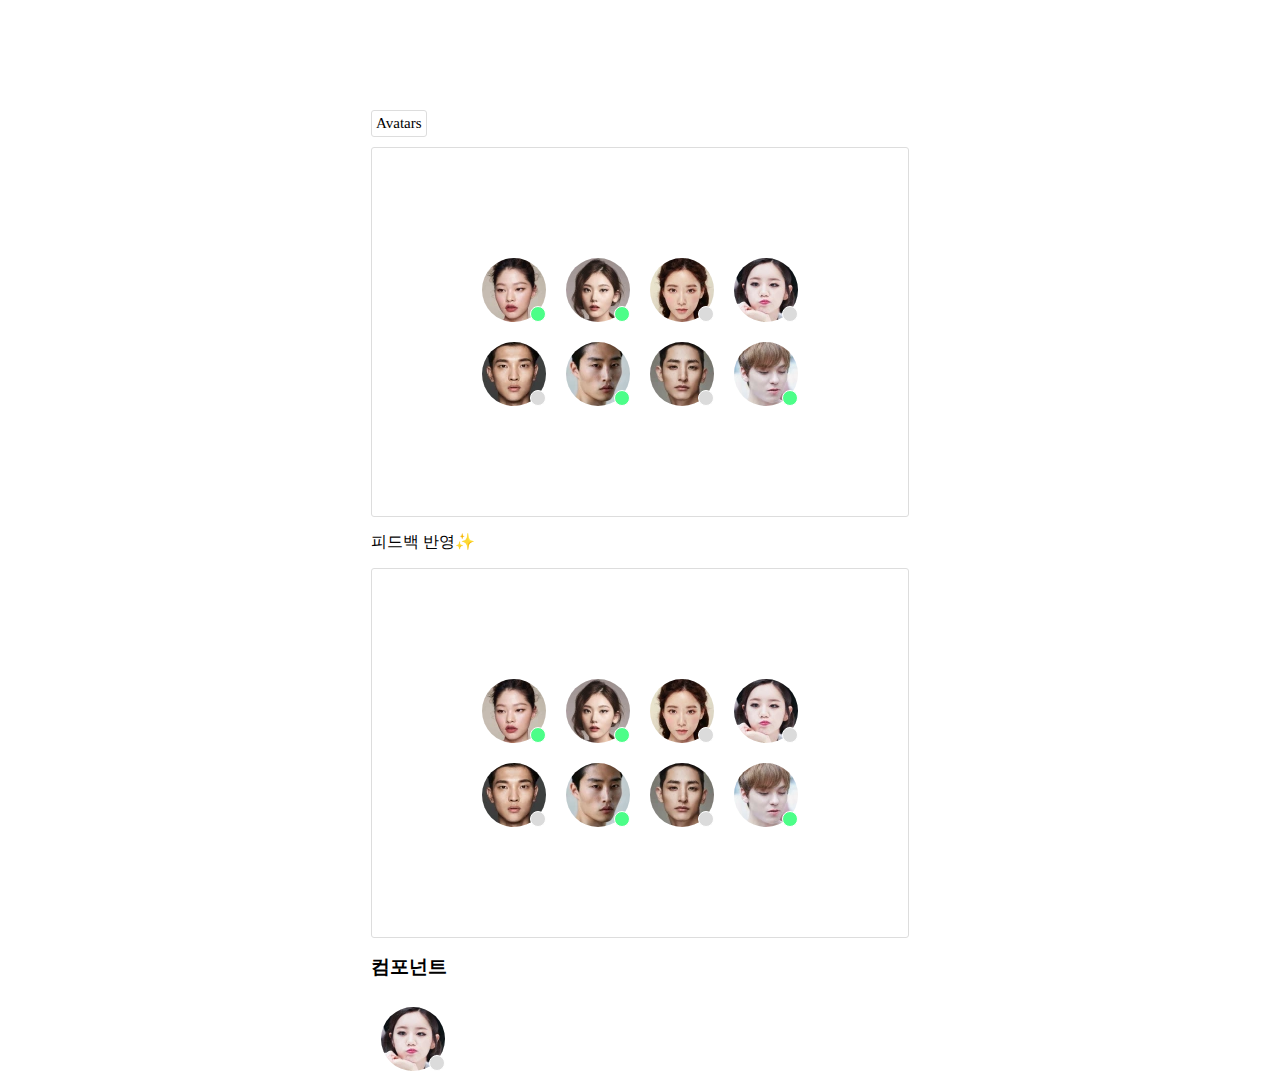
<file: avatars/avatars.html>
<!DOCTYPE html>
<html lang="ko-KR">
  <head>
    <meta charset="UTF-8" />
    <meta name="viewport" content="width=device-width, initial-scale=1.0" />
    <title>2차 과제</title>
    <link rel="stylesheet" href="./styles/avatars.css" />
  </head>
  <body>
    <div class="avatars-wrap">
      <h1 class="area-title">avatars</h1>
      <ul class="avatars-list" aria-label="아바타 목록" aria-live="polite">
        <li class="avatar-item">
          <picture>
            <source srcset="../assets/images/avatars_01.webp 1x, ../assets/images/avatars_01_2x.webp 2x" />
            <img src="../assets/images/png/avatars_01.png" alt="avatar 1" />
          </picture>
          <span class="avatar-state" aria-label="아바타 상태">오프라인</span>
        </li>
        <li class="avatar-item">
          <picture>
            <source srcset="../assets/images/avatars_02.webp 1x, ../assets/images/avatars_02_2x.webp 2x" />
            <img src="../assets/images/png/avatars_02.png" alt="avatar 2" />
          </picture>
          <span class="avatar-state online">온라인</span>
        </li>
        <li class="avatar-item">
          <picture>
            <source srcset="../assets/images/avatars_03.webp 1x, ../assets/images/avatars_03_2x.webp 2x" />
            <img src="../assets/images/png/avatars_03.png" alt="avatar 3" />
          </picture>
          <span class="avatar-state" aria-label="아바타 상태">오프라인</span>
        </li>
        <li class="avatar-item">
          <picture>
            <source srcset="../assets/images/avatars_04.webp 1x, ../assets/images/avatars_04_2x.webp 2x" />
            <img src="../assets/images/png/avatars_04.png" alt="avatar 4" />
          </picture>
          <span class="avatar-state online">온라인</span>
        </li>
        <li class="avatar-item">
          <picture>
            <source srcset="../assets/images/avatars_05.webp 1x, ../assets/images/avatars_05_2x.webp 2x" />
            <img src="../assets/images/png/avatars_05.png" alt="avatar 5" />
          </picture>
          <span class="avatar-state online">온라인</span>
        </li>
        <li class="avatar-item">
          <picture>
            <source srcset="../assets/images/avatars_06.webp 1x, ../assets/images/avatars_06_2x.webp 2x" />
            <img src="../assets/images/png/avatars_06.png" alt="avatar 6" />
          </picture>
          <span class="avatar-state online">온라인</span>
        </li>
        <li class="avatar-item">
          <picture>
            <source srcset="../assets/images/avatars_07.webp 1x, ../assets/images/avatars_07_2x.webp 2x" />
            <img src="../assets/images/png/avatars_07.png" alt="avatar 7" />
          </picture>
          <span class="avatar-state" aria-label="아바타 상태">오프라인</span>
        </li>
        <li class="avatar-item">
          <picture>
            <source srcset="../assets/images/avatars_08.webp 1x, ../assets/images/avatars_08_2x.webp 2x" />
            <img src="../assets/images/png/avatars_08.png" alt="avatar 8" />
          </picture>
          <span class="avatar-state" aria-label="아바타 상태">오프라인</span>
        </li>
      </ul>

      <p>피드백 반영✨</p>
      <h2 class="sr-only">아바타 목록</h2>
      <ul class="avatars-list feedback" aria-live="polite">
        <li>
          <figure class="avatar-item">
            <picture>
              <source srcset="../assets/images/avatars_01.webp 1x, ../assets/images/avatars_01_2x.webp 2x" />
              <img src="../assets/images/png/avatars_01.png" width="64" height="64" alt="홍길동" />
              <figcaption class="avatar-state">오프라인 상태</figcaption>
            </picture>
          </figure>
        </li>
        <li>
          <figure class="avatar-item">
            <picture>
              <source srcset="../assets/images/avatars_02.webp 1x, ../assets/images/avatars_02_2x.webp 2x" />
              <img src="../assets/images/png/avatars_02.png" width="64" height="64" alt="박보검" />
            </picture>
            <figcaption class="avatar-state online">온라인 상태</figcaption>
          </figure>
        </li>
        <li>
          <figure class="avatar-item">
            <picture>
              <source srcset="../assets/images/avatars_03.webp 1x, ../assets/images/avatars_03_2x.webp 2x" />
              <img src="../assets/images/png/avatars_03.png" width="64" height="64" alt="임꺽정" />
            </picture>
            <figcaption class="avatar-state">오프라인 상태</figcaption>
          </figure>
        </li>
        <li>
          <figure class="avatar-item">
            <picture>
              <source srcset="../assets/images/avatars_04.webp 1x, ../assets/images/avatars_04_2x.webp 2x" />
              <img src="../assets/images/png/avatars_04.png" width="64" height="64" alt="김세분" />
            </picture>
            <figcaption class="avatar-state online">온라인 상태</figcaption>
          </figure>
        </li>
        <li>
          <figure class="avatar-item">
            <picture>
              <source srcset="../assets/images/avatars_05.webp 1x, ../assets/images/avatars_05_2x.webp 2x" />
              <img src="../assets/images/png/avatars_05.png" width="64" height="64" alt="김바타" />
            </picture>
            <figcaption class="avatar-state online">온라인 상태</figcaption>
          </figure>
        </li>
        <li>
          <figure class="avatar-item">
            <picture>
              <source srcset="../assets/images/avatars_06.webp 1x, ../assets/images/avatars_06_2x.webp 2x" />
              <img src="../assets/images/png/avatars_06.png" width="64" height="64" alt="최바타" />
            </picture>
            <figcaption class="avatar-state online">온라인 상태</figcaption>
          </figure>
        </li>
        <li>
          <figure class="avatar-item">
            <picture>
              <source srcset="../assets/images/avatars_07.webp 1x, ../assets/images/avatars_07_2x.webp 2x" />
              <img src="../assets/images/png/avatars_07.png" width="64" height="64" alt="허바타" />
            </picture>
            <figcaption class="avatar-state">오프라인 상태</figcaption>
          </figure>
        </li>
        <li>
          <figure class="avatar-item">
            <picture>
              <source srcset="../assets/images/avatars_08.webp 1x, ../assets/images/avatars_08_2x.webp 2x" />
              <img src="../assets/images/png/avatars_08.png" alt="이바타" />
            </picture>
            <figcaption class="avatar-state">오프라인 상태</figcaption>
          </figure>
        </li>
      </ul>

      <h3>컴포넌트</h3>
      <figure class="avatar-item">
        <picture>
          <source srcset="../assets/images/avatars_08.webp 1x, ../assets/images/avatars_08_2x.webp 2x" />
          <img src="../assets/images/png/avatars_08.png" alt="이바타" />
        </picture>
        <figcaption class="avatar-state">오프라인 상태</figcaption>
      </figure>
    </div>
  </body>
</html>
</file>
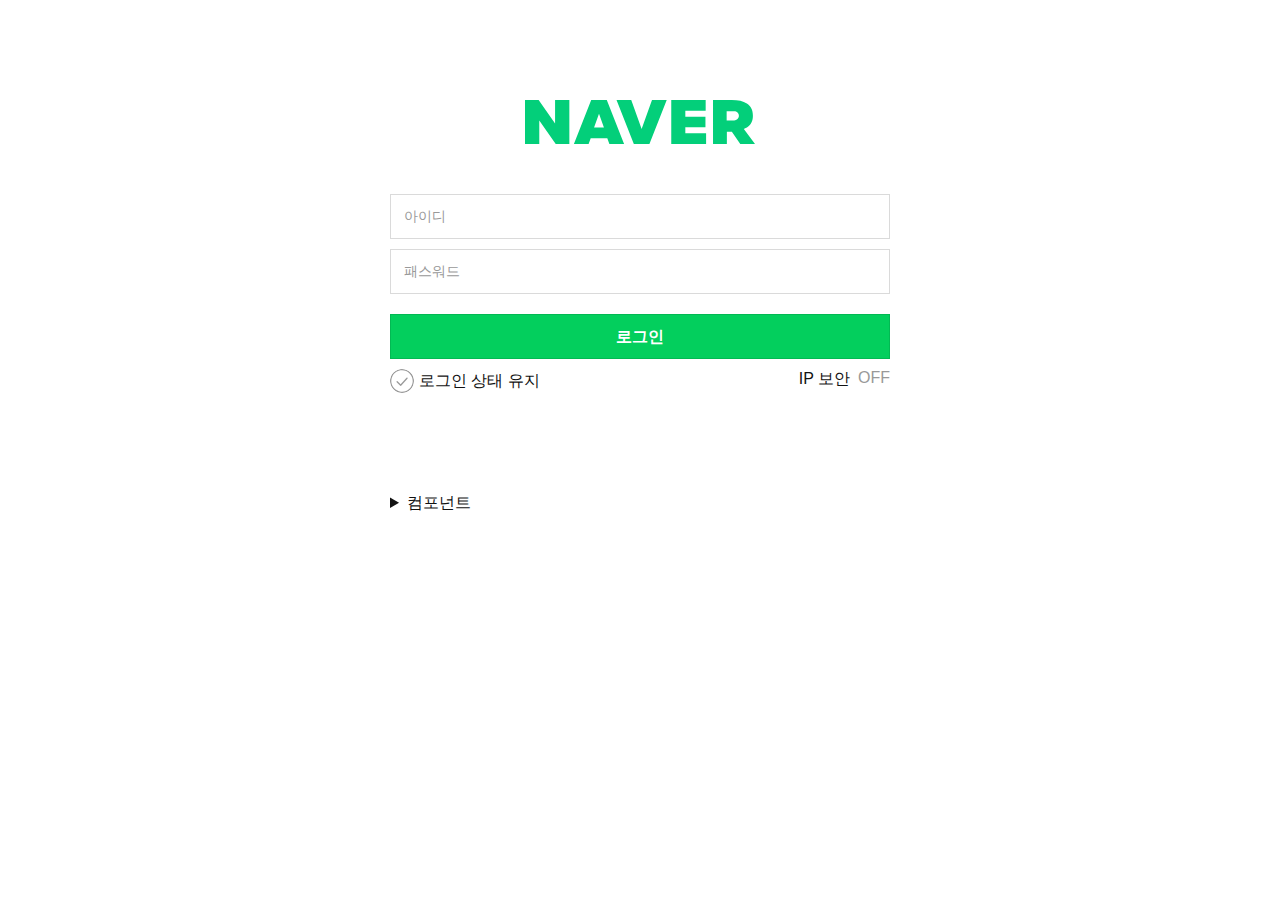
<file: login/login.html>
<!DOCTYPE html>
<html lang="ko-KR">
  <head>
    <meta charset="UTF-8" />
    <meta name="viewport" content="width=device-width, initial-scale=1.0" />
    <title>3차 과제</title>
    <link rel="stylesheet" href="./styles/login.css" />
  </head>
  <body>
    <section class="login">
      <h1 class="logo">
        <a href="#"><span class="sr-only">NAVER</span></a>
      </h1>

      <form action="" method="post">
        <label for="" class="input-label">
          <input type="email" class="input-block" placeholder="아이디" name="userId" aria-invalid="true" aria-required="true" required />
          <strong class="invalid-txt" aria-live="polite">아이디는 이메일을 입력해 주세요</strong>
        </label>
        <label for="" class="input-label">
          <input type="password" class="input-block" placeholder="패스워드" name="userPw" minlength="10" aria-invalid="true" aria-required="true" required />
          <strong class="invalid-txt" aria-live="polite">비밀번호는 10자리 이상 입력해 주세요</strong>
        </label>
        <div class="btn-wrap">
          <button type="submit" class="btn primary">로그인</button>
        </div>
        <div class="form-option">
          <label for="keepLogin" class="input-check-label">
            <input type="checkbox" id="keepLogin" name="keepLogin" />
            <span>로그인 상태 유지</span>
          </label>
          <a href="./pages/ip_security.html" class="txt-link mobile-hidden" target="_blank" aria-haspopup="true">IP 보안</a>
          <label for="" class="input-switch mobile-hidden">
            <input type="checkbox" class="input-switch__button" name="ipSecurity" />
            <strong class="input-switch__txt on">ON</strong>
            <span class="input-switch__txt off">OFF</span>
          </label>
        </div>
      </form>
    </section>
    <details class="component">
      <summary>컴포넌트</summary>
      <div class="component-details">
        <input type="checkbox" />
        <strong class="component__title">로고</strong>
        <span class="component__desc">링크가 있는 로고</span>
        <span class="logo">
          <a href="#"><span class="sr-only">NAVER</span></a>
        </span>
        <span class="component__desc">링크가 없는 로고</span>
        <span class="logo">
          <span class="sr-only">NAVER</span>
        </span>

        <strong class="component__title">텍스트 필드</strong>
        <label for="" class="input-label">
          <input type="email" class="input-block" placeholder="아이디" name="userId" aria-invalid="true" aria-required="true" required />
          <strong class="invalid-txt" aria-live="polite">아이디는 이메일을 입력해 주세요</strong>
        </label>

        <strong class="component__title">버튼</strong>
        <button type="submit" class="btn primary">로그인</button>

        <strong class="component__title">체크박스</strong>
        <label for="valueId" class="input-check-label">
          <input type="checkbox" id="valueId" name="valueName" />
          <span>로그인 상태 유지</span>
        </label>

        <strong class="component__title">스위치</strong>
        <label for="" class="input-switch">
          <input type="checkbox" class="input-switch__button" name="ipSecurity" />
          <strong class="input-switch__txt on">ON</strong>
          <span class="input-switch__txt off">OFF</span>
        </label>
      </div>
    </details>
  </body>
</html>
</file>
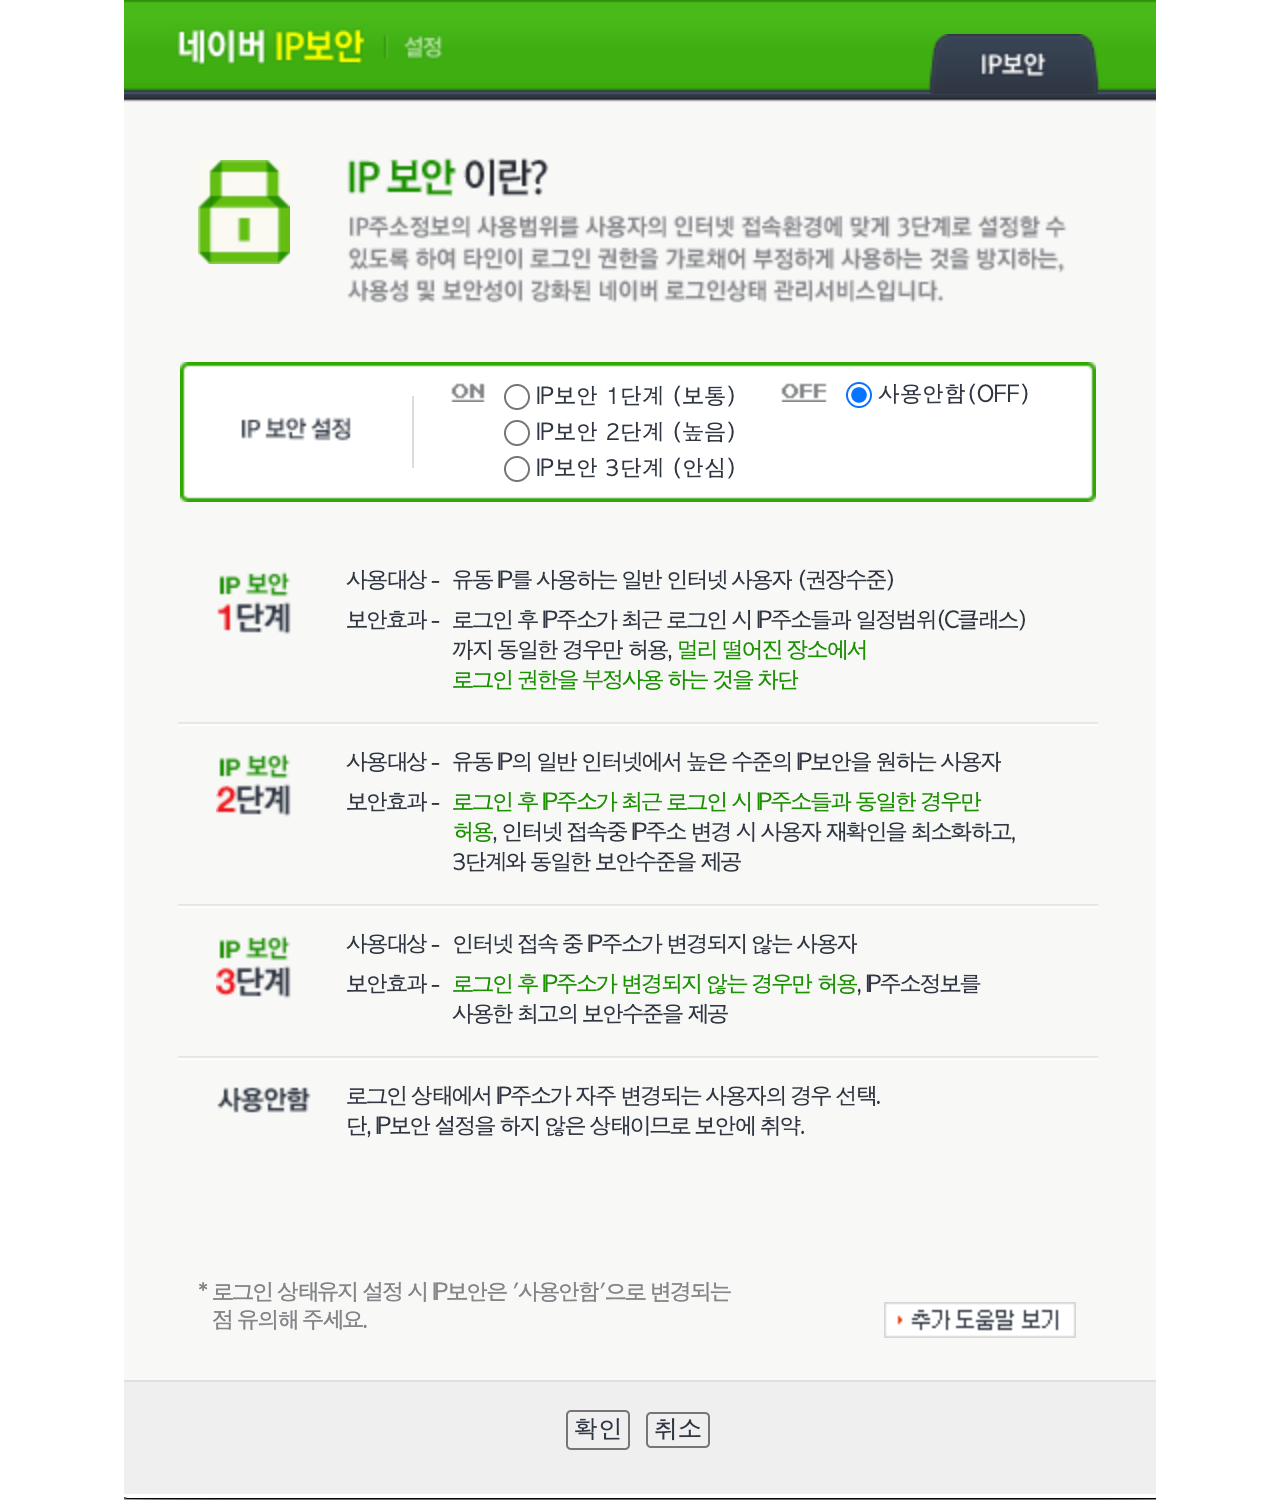
<file: login/pages/ip_security.html>
<!DOCTYPE html>
<html lang="ko">

  <head>
    <meta charset="UTF-8" />
    <meta name="viewport" content="width=device-width, initial-scale=1.0" />
    <title>네이버 IP 보안 로그인</title>
    <style>
      body {
        margin: 0;
      }

      div {
        display: flex;
        justify-content: center;
      }

      img {
        max-width: 100%;
        height: auto;
        margin: 0 auto;
      }
    </style>
  </head>

  <body>
    <div>
      <img src="ip-security.png" alt="IP 보안 이란?..." />
    </div>
  </body>

</html>
</file>
<file: login/styles/login.css>
@import url(http://spoqa.github.io/spoqa-han-sans/css/SpoqaHanSansNeo.css);

:root {
  --content-size: 33.75rem;
  --content-gap: 1.25rem;
  --gray10: #dadada;
  --gray20: #999;
  --gray30: #e9f0fd;
  --black: #121212;
  --red: #ff1414;
  --navy: #24388d;
  --white: #fff;
  --primary-color: #03cf5d;
  --base-text-color: var(--black);
  --warning-text-color: var(--red);
  --text-color: var(--gray20);
  --border-color: var(--gray10);
  --focus-border-color: var(--navy);
  --focus-bg-color: var(--gray30);
  --pramary-button-color: var(--primary-color);
  --margin-sm: 0.625rem;
  --margin-md: 1.25rem;
  --logo: url('data:image/svg+xml,<svg width="230" height="44" viewBox="0 0 230 44" fill="none" xmlns="http://www.w3.org/2000/svg"><path d="M30.0764 23.5394L13.6301 0H0V43.9824H14.279V20.443L30.7252 43.9824H44.3554V0H30.0764V23.5394Z" fill="%2303cf7a" /><path d="M66.2086 0L48.8973 43.9824H63.6132L65.701 38.1767H82.2929L84.3851 44H99.0967L81.7853 0.0175967L66.2086 0ZM69.0644 27.5946L73.9992 13.8545L78.9295 27.5946H69.0644Z" fill="%2303cf7a" /><path d="M116.624 28.9184L106.234 0H91.5224L108.834 43.9824H124.41L141.722 0H127.006L116.624 28.9184Z" fill="%2303cf7a" /><path d="M160.326 27.2735H180.449V16.7089H160.326V10.7801H180.666V0H146.264V43.9824H181.098V33.2023H160.326V27.2735Z" fill="%2303cf7a" /><path d="M218.842 28.8921L220.166 28.3335C225.295 26.1959 227.903 21.5646 227.903 15.6885C227.903 10.1335 225.869 6.0124 221.861 3.47461C218.131 1.10396 213.298 0 206.642 0H188.024V43.9824H201.87V31.6937H206.849L215.284 43.9824H230L218.842 28.8921ZM209.228 20.4826H201.654V11.2111H209.228C210.462 11.2111 211.645 11.6995 212.518 12.5689C213.39 13.4383 213.88 14.6174 213.88 15.8469C213.88 17.0763 213.39 18.2555 212.518 19.1248C211.645 19.9942 210.462 20.4826 209.228 20.4826V20.4826Z" fill="%2303cf7a" /></svg>');
  --checked: url('data:image/svg+xml,<svg width="24" height="24" viewBox="0 0 24 24" fill="none" xmlns="http://www.w3.org/2000/svg"><path d="M23.9229 12.0021C23.9229 14.3609 23.2234 16.6666 21.9128 18.6277C20.6023 20.5889 18.7396 22.1173 16.5604 23.0198C14.3811 23.9222 11.9832 24.1581 9.66984 23.6977C7.3565 23.2372 5.23168 22.101 3.56411 20.4329C1.89654 18.7647 0.761138 16.6395 0.301494 14.326C-0.15815 12.0125 0.0786163 9.6146 0.981848 7.43567C1.88508 5.25674 3.4142 3.39461 5.37582 2.08479C7.33744 0.774969 9.64343 0.0763014 12.0022 0.0771492C13.568 0.0771491 15.1184 0.385629 16.565 0.984968C18.0116 1.58431 19.3259 2.46276 20.4329 3.57016C21.5399 4.67755 22.4179 5.99218 23.0167 7.43896C23.6155 8.88575 23.9234 10.4363 23.9229 12.0021Z" fill="%2303CF5D"/><path d="M23.8328 12.0021C23.8328 18.5862 18.5947 23.9228 12.1393 23.9228C5.68381 23.9228 0.428589 18.5862 0.428589 12.0021C0.428589 5.4181 5.67953 0.0771484 12.1393 0.0771484C18.599 0.0771484 23.8328 5.41382 23.8328 12.0021Z" fill="%2303CF5D"/><path d="M12.0021 24.0043C9.62835 24.0043 7.30786 23.3004 5.33411 21.9816C3.36037 20.6628 1.82203 18.7883 0.913614 16.5952C0.00520043 14.4021 -0.232482 11.9888 0.230623 9.66065C0.693728 7.33246 1.83682 5.19388 3.51535 3.51535C5.19388 1.83682 7.33246 0.693728 9.66065 0.230623C11.9888 -0.232482 14.4021 0.00520043 16.5952 0.913614C18.7883 1.82203 20.6628 3.36037 21.9816 5.33411C23.3004 7.30786 24.0043 9.62835 24.0043 12.0021C24.0043 15.1853 22.7398 18.2381 20.4889 20.4889C18.2381 22.7398 15.1853 24.0043 12.0021 24.0043ZM12.0021 1.28595C9.88268 1.28595 7.81082 1.91444 6.04855 3.09195C4.28628 4.26946 2.91275 5.94311 2.10167 7.90124C1.29059 9.85937 1.07837 12.014 1.49186 14.0928C1.90534 16.1715 2.92596 18.081 4.42465 19.5796C5.92334 21.0783 7.83278 22.0989 9.91152 22.5124C11.9903 22.9259 14.1449 22.7137 16.1031 21.9026C18.0612 21.0915 19.7348 19.718 20.9123 17.9557C22.0898 16.1935 22.7183 14.1216 22.7183 12.0021C22.7183 9.16004 21.5893 6.43433 19.5796 4.42465C17.57 2.41497 14.8443 1.28595 12.0021 1.28595Z" fill="%2303CF5D"/><path d="M10.6648 16.9059C10.4932 16.905 10.3287 16.8374 10.2061 16.7173L6.66976 13.1809C6.61009 13.121 6.56281 13.0499 6.53063 12.9716C6.49844 12.8934 6.48198 12.8096 6.48218 12.725C6.48238 12.6405 6.49924 12.5568 6.53179 12.4787C6.56434 12.4006 6.61195 12.3297 6.6719 12.2701C6.73185 12.2104 6.80296 12.1631 6.88119 12.1309C6.95941 12.0987 7.0432 12.0823 7.12778 12.0825C7.21237 12.0827 7.29608 12.0995 7.37415 12.1321C7.45222 12.1646 7.52311 12.2122 7.58278 12.2722L10.639 15.3285L16.5072 8.81301C16.5619 8.74483 16.63 8.68853 16.7072 8.64753C16.7843 8.60653 16.8691 8.58171 16.9562 8.57457C17.0433 8.56743 17.131 8.57812 17.2138 8.60601C17.2967 8.63389 17.373 8.67837 17.438 8.73673C17.5031 8.79509 17.5556 8.8661 17.5923 8.94543C17.629 9.02476 17.6491 9.11074 17.6515 9.19812C17.6538 9.28549 17.6383 9.37243 17.6059 9.45362C17.5736 9.5348 17.525 9.60853 17.4631 9.6703L11.1448 16.6916C11.0865 16.7572 11.0154 16.8101 10.9357 16.8469C10.856 16.8838 10.7697 16.9039 10.6819 16.9059H10.6648Z" fill="white"/></svg>');
  --unchecked: url('data:image/svg+xml,<svg width="24" height="24" viewBox="0 0 24 24" fill="none" xmlns="http://www.w3.org/2000/svg"><path d="M11.9764 23.4985C18.3541 23.4985 23.5242 18.3284 23.5242 11.9507C23.5242 5.57305 18.3541 0.402931 11.9764 0.402931C5.59877 0.402931 0.42865 5.57305 0.42865 11.9507C0.42865 18.3284 5.59877 23.4985 11.9764 23.4985Z" fill="white"/><path d="M12.0021 24.0043C9.62833 24.0043 7.30784 23.3004 5.3341 21.9815C3.36036 20.6627 1.82201 18.7883 0.913599 16.5952C0.00518517 14.402 -0.232497 11.9888 0.230608 9.66063C0.693713 7.33244 1.83681 5.19387 3.51534 3.51534C5.19387 1.83681 7.33244 0.693713 9.66063 0.230608C11.9888 -0.232497 14.402 0.00518517 16.5952 0.913599C18.7883 1.82201 20.6627 3.36036 21.9815 5.3341C23.3004 7.30784 24.0043 9.62833 24.0043 12.0021C24.0043 15.1853 22.7398 18.2381 20.4889 20.4889C18.2381 22.7398 15.1853 24.0043 12.0021 24.0043ZM12.0021 1.28593C9.88267 1.28593 7.8108 1.91443 6.04853 3.09194C4.28626 4.26945 2.91274 5.94309 2.10166 7.90122C1.29057 9.85935 1.07836 12.014 1.49184 14.0928C1.90533 16.1715 2.92595 18.0809 4.42464 19.5796C5.92332 21.0783 7.83277 22.0989 9.91151 22.5124C11.9902 22.9259 14.1449 22.7137 16.103 21.9026C18.0612 21.0915 19.7348 19.718 20.9123 17.9557C22.0898 16.1935 22.7183 14.1216 22.7183 12.0021C22.7183 9.16002 21.5893 6.43431 19.5796 4.42464C17.57 2.41496 14.8442 1.28593 12.0021 1.28593Z" fill="%23999999"/><path d="M10.6647 16.9059C10.4932 16.905 10.3286 16.8374 10.2061 16.7173L6.66974 13.1809C6.61007 13.121 6.5628 13.0499 6.53061 12.9716C6.49843 12.8934 6.48197 12.8096 6.48216 12.725C6.48236 12.6405 6.49922 12.5568 6.53177 12.4787C6.56432 12.4006 6.61193 12.3297 6.67188 12.2701C6.73183 12.2104 6.80295 12.1631 6.88117 12.1309C6.95939 12.0987 7.04318 12.0823 7.12777 12.0825C7.21235 12.0827 7.29606 12.0995 7.37413 12.1321C7.4522 12.1646 7.52309 12.2122 7.58276 12.2722L10.639 15.3285L16.5072 8.81301C16.5619 8.74483 16.6299 8.68853 16.7071 8.64753C16.7843 8.60653 16.8691 8.58171 16.9562 8.57457C17.0433 8.56743 17.131 8.57812 17.2138 8.60601C17.2966 8.63389 17.3729 8.67837 17.438 8.73673C17.5031 8.79509 17.5556 8.8661 17.5923 8.94543C17.629 9.02476 17.6491 9.11074 17.6515 9.19812C17.6538 9.28549 17.6383 9.37243 17.6059 9.45362C17.5735 9.5348 17.5249 9.60853 17.4631 9.6703L11.1448 16.6916C11.0865 16.7572 11.0153 16.8101 10.9357 16.8469C10.856 16.8838 10.7696 16.9039 10.6819 16.9059H10.6647Z" fill="%23999999"/></svg>');
}

*,
*::before,
*::after {
  margin: 0;
  box-sizing: border-box;
  &:focus-visible {
    outline-color: var(--focus-border-color);
  }
}

body {
  min-inline-size: 20rem;
  font-family: "Spoqa Han Sans Neo", sans-serif;
  color: var(--base-text-color);
}

button {
  border: 0;
  background-color: transparent;
}

input {
  border: 0;
  appearance: none;
}

.sr-only {
  position: absolute;
  width: 1px;
  height: 1px;
  padding: 0;
  margin: -1px;
  overflow: hidden;
  clip-path: inset(50%);
  border: 0;
  clip: rect(0 0 0 0);
}

.mobile-hidden {
  @media (max-width: 48rem) {
    display: none;
  }
}

/* 공통 컴포넌트 */
.logo {
  display: block;
  inline-size: 10.3125rem;
  block-size: 2rem;
  background: var(--logo) 50% / contain no-repeat;

  a {
    display: block;
    block-size: 100%;
  }

  @media (min-width: 48.0625rem) {
    inline-size: 14.375rem;
    block-size: 2.75rem;
  }
}

.input-label {
  & + .input-label {
    margin-block-start: var(--margin-sm);
  }
  .input-block {
    display: block;
    inline-size: 100%;
    padding: 0.6875rem 0.8125rem;
    border: 0.0625rem solid var(--border-color);
    background-color: var(--white);
    font-size: 0.875rem;
    line-height: 1.5;
    border-radius: 0;

    &::placeholder {
      color: var(--text-color);
    }
    &:focus-visible {
      --focus-border-color: var(--primary-color);
      border-color: var(--focus-border-color);
      background-color: var(--focus-bg-color);
      outline: 0;
    }
    &:invalid:not(:placeholder-shown) {
      & + .invalid-txt {
        display: block;
      }
    }
  }
  .invalid-txt {
    display: none;
    padding-block-start: 0.375rem;
    font-size: 0.75rem;
    font-weight: 400;
    line-height: 1.2857142857142858;
    color: var(--warning-text-color);
  }
}

.input-check-label {
  display: inline-flex;
  align-items: center;

  input {
    inline-size: 1.5rem;
    block-size: 1.5rem;
    margin-inline-end: 0.3125rem;
    background: var(--unchecked);
    border-radius: 50%;

    &:checked {
      background: var(--checked);
    }
  }
  span {
    &::selection {
      user-select: none;
    }
  }
}

.input-switch {
  position: relative;

  .input-switch__button {
    position: absolute;
    inset-inline: 0;
    inset-block-start: 0;
    inline-size: 100%;
    block-size: 100%;
    background: transparent;
    cursor: pointer;

    &:checked {
      & + .input-switch__txt.on {
        display: inline;
      }
      & ~ .input-switch__txt.off {
        display: none;
      }
    }
    & + .input-switch__txt.on {
      display: none;
      color: var(--primary-color);
    }
    & ~ .input-switch__txt.off {
      color: var(--text-color);
    }
  }
}

.btn-wrap {
  display: flex;
  margin-block-start: var(--margin-md);

  .btn {
    flex: 1;
  }
}

.btn {
  inline-size: 100%;
  padding: 0.625rem;
  border: 1px solid transparent;
  font-size: 1rem;
  font-weight: 700;
  line-height: 1.4375;
  text-align: center;
  cursor: pointer;

  &.primary {
    border-color: rgba(0 0 0 / 0.1);
    background-color: var(--pramary-button-color);
    color: var(--white);
  }
}

.txt-link {
  color: inherit;
  text-decoration: none;
}

/* 레이아웃 */
.login {
  max-inline-size: var(--content-size);
  margin-inline: auto;
  padding-inline: var(--content-gap);
  padding-block: 4.375rem;

  .logo {
    margin-inline: auto;
    margin-block-end: 2.8125rem;
  }
  @media (min-width: 48.0625rem) {
    padding-block: 6.25rem;

    .logo {
      margin-block-end: 3.125rem;
    }
  }

  .input-label {
    display: block;
    block-size: 100%;
  }
  .form-option {
    display: flex;
    justify-content: end;

    .txt-link {
      margin-inline-start: auto;
    }
    .input-switch {
      min-inline-size: 1.875rem;
      margin-inline-start: 0.5rem;
    }
  }
  .form-option {
    margin-block-start: var(--margin-sm);
  }
}

.component {
  max-inline-size: var(--content-size);
  margin-inline: auto;
  padding-inline: var(--content-gap);
  padding-block-end: 4.5rem;

  .component-details {
    padding-inline-start: 1rem;
  }
  .component__title {
    display: block;
    padding-block: 0.5rem;
    & ~ .component__title {
      margin-block-start: var(--margin-sm);
    }
  }
  .component__desc {
    display: block;
    padding-block: 0.25rem;
  }
}
</file>
<file: avatars/styles/avatars.css>
/* normalize */

html {
  line-height: 1.15; /* 1 */
  -webkit-text-size-adjust: 100%; /* 2 */
}

body {
  margin: 0;
}

h1 {
  font-size: 2em;
  margin: 0.67em 0;
}

figure {
  margin: 0;
}

img {
  border-style: none;
}

ul {
  margin: 0;
  list-style: none;
}

.sr-only {
  position: absolute;
  width: 1px;
  height: 1px;
  padding: 0;
  margin: -1px;
  overflow: hidden;
  clip-path: inset(50%);
  border: 0;
  clip: rect(0 0 0 0);
}

.avatars-wrap {
  max-width: 538px;
  margin: auto;
  padding-top: 100px;
}
.area-title {
  display: inline-block;
  padding: 0.25rem 0.25rem;
  border: 1px solid #ddd;
  font-size: 15px;
  font-weight: 400;
  text-transform: capitalize;
  border-radius: 3px;
  vertical-align: top;
}
.avatars-list {
  padding: 100px;
  border: 1px solid #ddd;
  border-radius: 3px;
  box-sizing: initial;

  li.avatar-item {
    float: left;
    position: relative;
    padding: 10px;
  }
  &:not(.feedback) {
    display: flex;
    flex-flow: row wrap-reverse;
    overflow: hidden;
  }
  &.feedback {
    display: flow-root;
    @supports (display: flex) {
      display: flex;
      flex-wrap: wrap-reverse;
    }

    li {
      float: left;
    }
  }
}
.avatar-item {
  position: relative;
  width: 64px;
  height: 64px;
  padding: 10px;
}
.avatar-item img {
  border-radius: 50%;
  vertical-align: top;
}
.avatar-item .avatar-state {
  display: block;
  position: absolute;
  right: 10px;
  bottom: 10px;
  width: 14px;
  height: 14px;
  border: 1px solid #fff;
  background-color: #dbdbdb;
  font-size: 0;
  border-radius: 50%;
  z-index: 1;
}
.avatar-item .avatar-state.online {
  background-color: #4cfe88;
}
</file>
